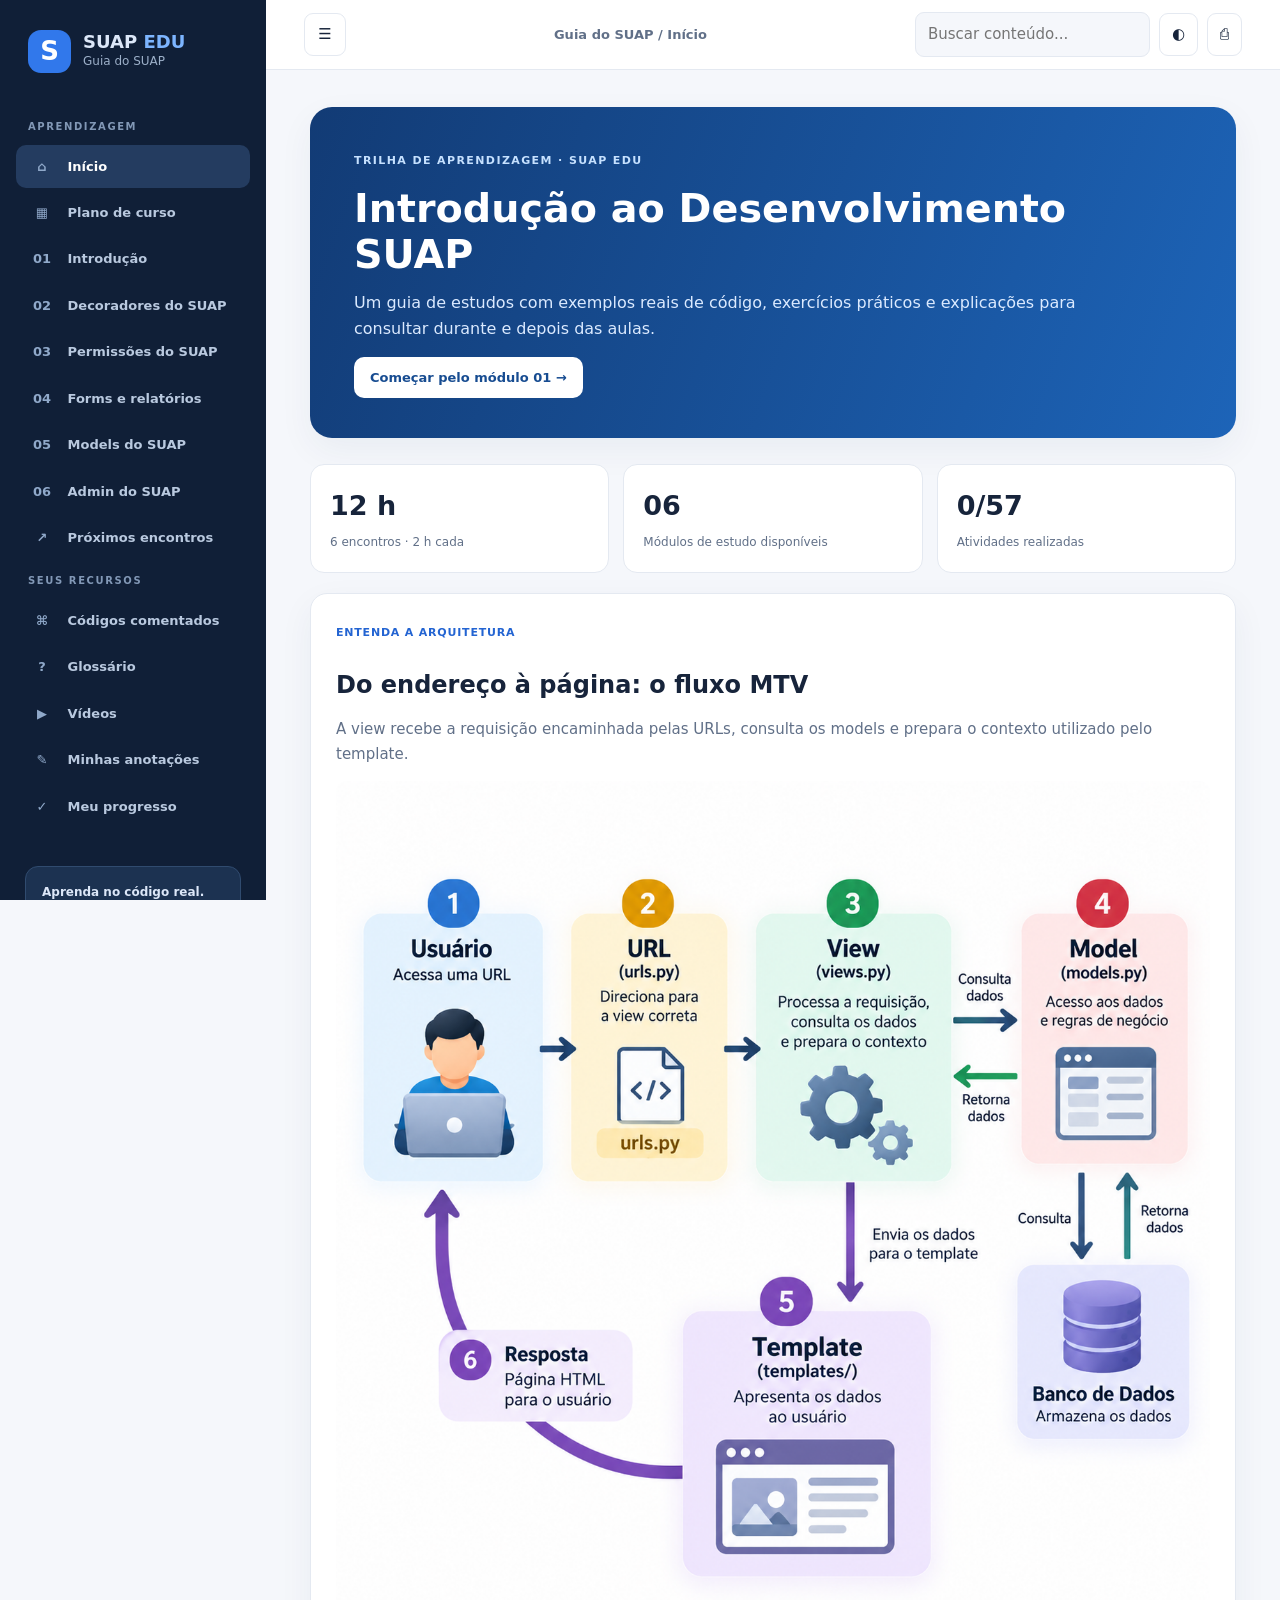
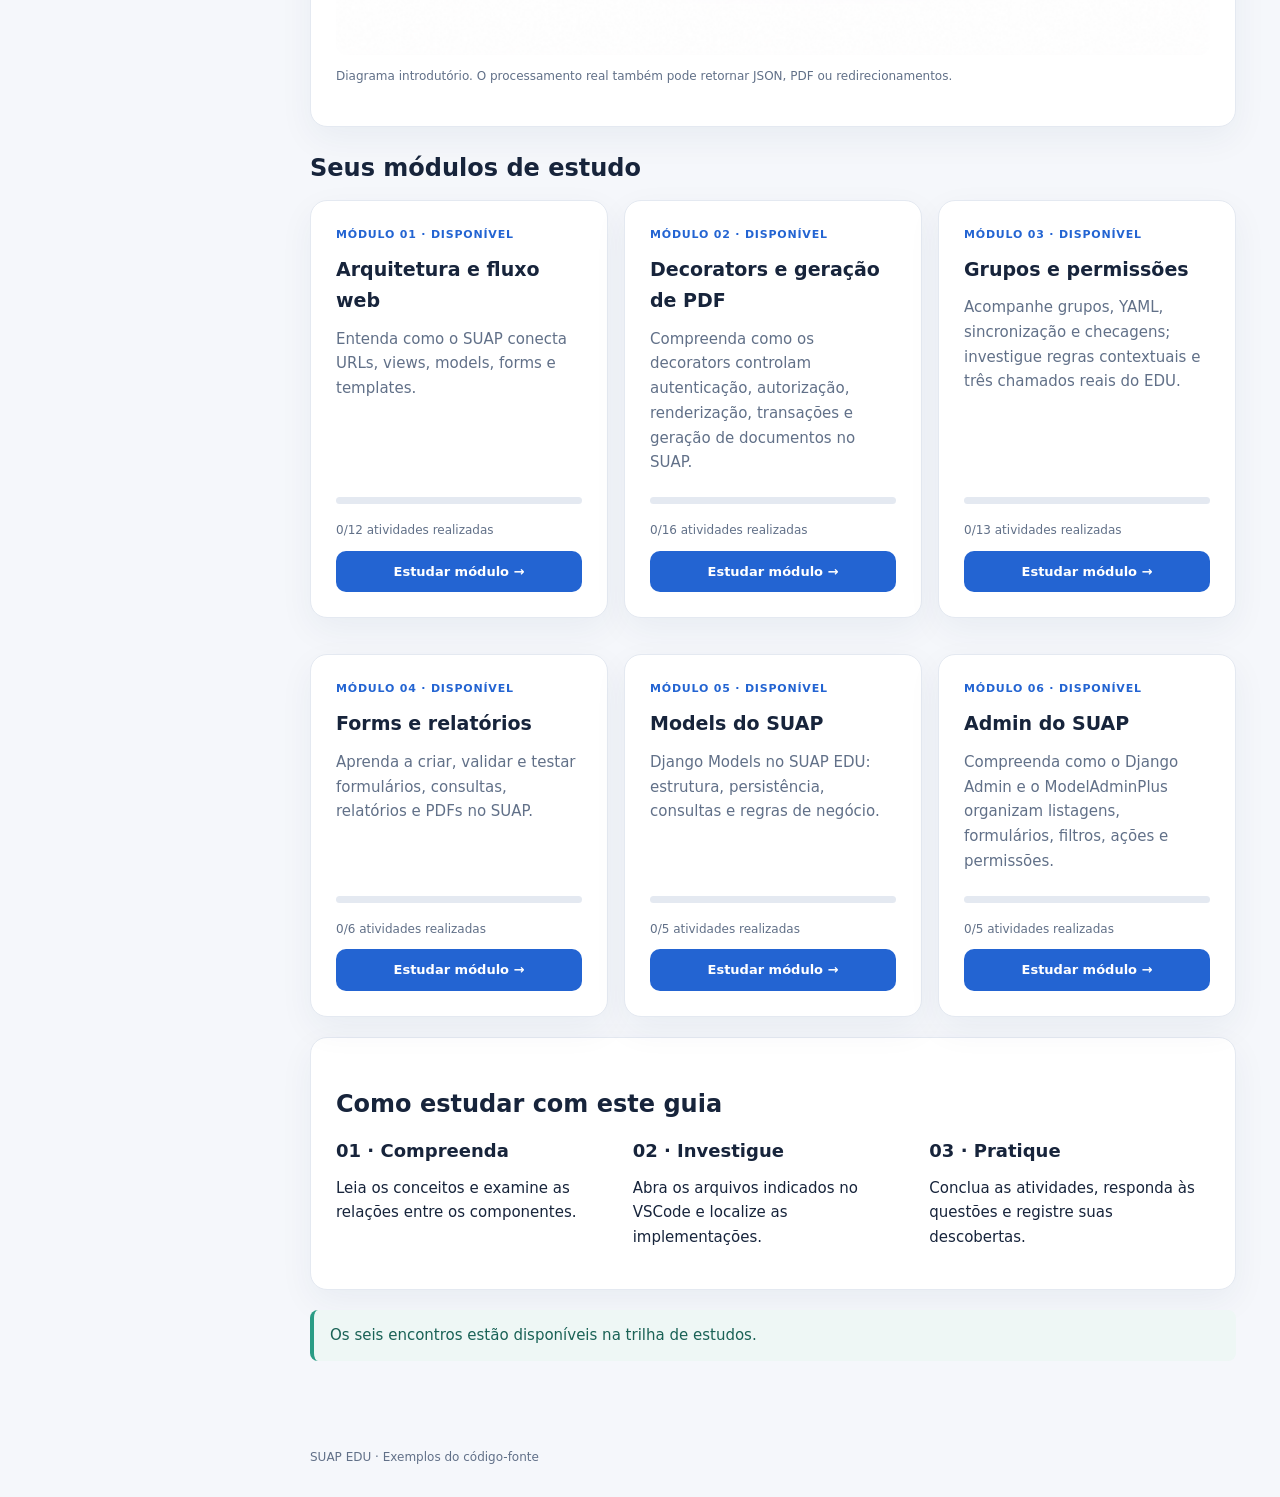
<file: index.html>
<!doctype html>
<html lang="pt-BR">
<head>
  <meta charset="utf-8">
  <meta name="viewport" content="width=device-width, initial-scale=1">
  <title>SUAP EDU | Guia do SUAP</title>
  <link rel="stylesheet" href="style.css">
</head>
<body>
  <div class="shell">
    <aside class="sidebar" id="sidebar">
      <div class="brand">
        <span class="logo">S</span>
        <div>
          <strong>SUAP <em>EDU</em></strong>
          <small>Guia do SUAP</small>
        </div>
      </div>

      <div class="navtitle">APRENDIZAGEM</div>
      <nav id="navigation">
        <button data-page="home" class="active"><span>⌂</span> Início</button>
        <button data-page="plan"><span>▦</span> Plano de curso</button>
        <button data-page="m1"><span>01</span> Introdução</button>
        <button data-page="m2"><span>02</span> Decoradores do SUAP</button>
        <button data-page="m3"><span>03</span> Permissões do SUAP</button>
        <button data-page="m4"><span>04</span> Forms e relatórios</button>
        <button data-page="m5"><span>05</span> Models do SUAP</button>
        <button data-page="m6"><span>06</span> Admin do SUAP</button>
        <button data-page="roadmap"><span>↗</span> Próximos encontros</button>
      </nav>

      <div class="navtitle">SEUS RECURSOS</div>
      <nav>
        <button data-page="library"><span>⌘</span> Códigos comentados</button>
        <button data-page="glossary"><span>?</span> Glossário</button>
        <a class="resource-link" href="videos/videos.html"><span>▶</span> Vídeos</a>
        <button data-page="notes"><span>✎</span> Minhas anotações</button>
        <button data-page="progress"><span>✓</span> Meu progresso</button>
      </nav>

      <div class="sidefoot">
        <strong>Aprenda no código real.</strong>
        <p>Explore, investigue e valide. Exercícios destinados a ambiente de desenvolvimento.</p>
      </div>
    </aside>

    <div class="maincol">
      <header class="topbar">
        <button class="hamburger" id="hamburger" type="button" aria-label="Ocultar navegação" aria-expanded="true" aria-controls="sidebar" title="Ocultar navegação">☰</button>
        <div id="crumb">Trilha / Início</div>
        <div class="actions">
          <input id="search" type="search" placeholder="Buscar conteúdo..." aria-label="Buscar conteúdo">
          <button id="theme" title="Alternar tema" aria-label="Alternar tema">◐</button>
          <button id="print" title="Imprimir" aria-label="Imprimir">⎙</button>
        </div>
      </header>

      <main id="content"></main>
      <footer>SUAP EDU · Exemplos do código-fonte</footer>
    </div>
  </div>

  <script src="dados.js"></script>
  <script src="forms_content.js"></script>
  <script src="models_content.js"></script>
  <script src="admin_content.js"></script>
  <script src="app.js"></script>
</body>
</html>
</file>
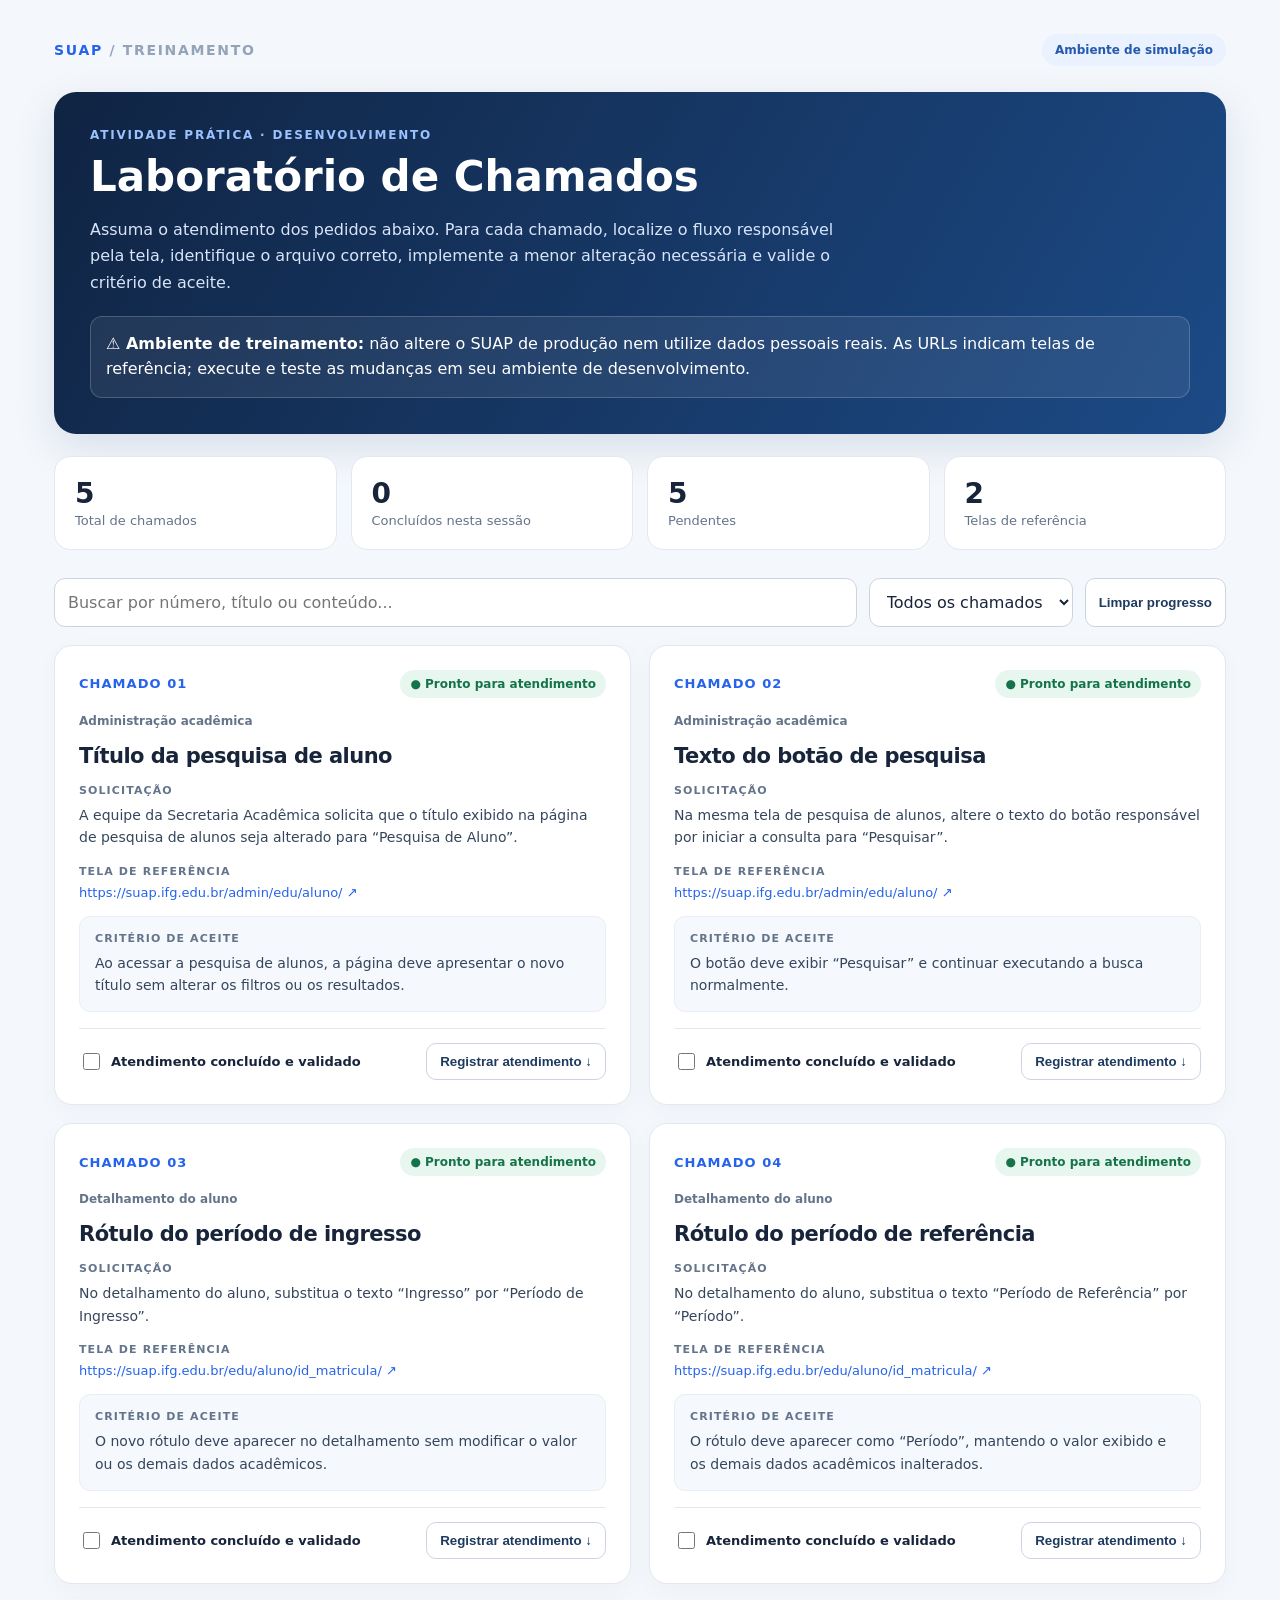
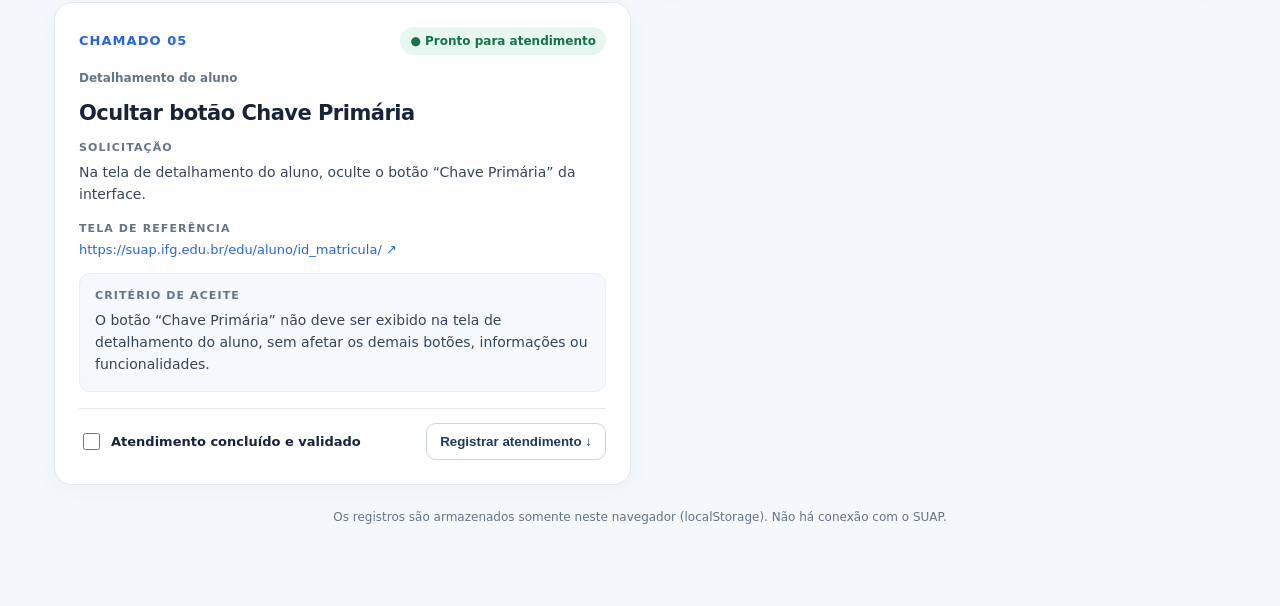
<file: laboratorio_chamados (1).html>
<!DOCTYPE html>
<html lang="pt-BR">
<head>
<meta charset="UTF-8"><meta name="viewport" content="width=device-width, initial-scale=1">
<title>Laboratório de Chamados | SUAP</title>
<style>
:root{font-family:Inter,system-ui,-apple-system,Segoe UI,sans-serif;color:#17243a;background:#f4f7fb;--primary:#2563eb;--border:#e2e8f0}*{box-sizing:border-box}body{margin:0}.shell{max-width:1220px;margin:auto;padding:34px 24px 70px}.top{display:flex;align-items:center;justify-content:space-between;gap:15px;margin-bottom:26px}.brand{font-size:14px;font-weight:800;letter-spacing:.12em;color:#2563eb}.tag{background:#eaf1ff;color:#2559ad;padding:9px 13px;border-radius:20px;font-size:12px;font-weight:700}.hero{background:linear-gradient(120deg,#102443,#1c4a86);border-radius:22px;padding:36px;color:#fff;box-shadow:0 14px 40px #173f7720}.hero h1{font-size:clamp(28px,4vw,42px);margin:10px 0}.hero p{max-width:780px;line-height:1.65;color:#d8e5f9}.eyebrow{font-size:12px;letter-spacing:.15em;font-weight:800;color:#9bc1ff}.notice{margin-top:20px;background:#ffffff12;border:1px solid #ffffff30;border-radius:12px;padding:15px;line-height:1.55}.stats{display:grid;grid-template-columns:repeat(4,1fr);gap:14px;margin:22px 0}.stat{background:#fff;border:1px solid var(--border);border-radius:16px;padding:20px}.stat strong{font-size:28px;display:block}.stat span{color:#64748b;font-size:13px}.toolbar{display:flex;gap:12px;flex-wrap:wrap;margin:28px 0 18px}.toolbar input,.toolbar select{background:white;border:1px solid #cbd5e1;border-radius:11px;padding:13px;font:inherit;color:inherit}.toolbar input{flex:1;min-width:240px}.toolbar select{min-width:180px}.cards{display:grid;grid-template-columns:repeat(2,minmax(0,1fr));gap:18px}.card{background:#fff;border:1px solid var(--border);border-radius:18px;padding:24px;box-shadow:0 7px 25px #1c325608;display:flex;flex-direction:column;gap:16px}.cardhead{display:flex;align-items:center;justify-content:space-between;gap:12px;flex-wrap:wrap}.number{font-weight:800;font-size:13px;color:#2563eb;letter-spacing:.08em}.pill{font-size:12px;font-weight:750;padding:7px 10px;border-radius:20px;background:#e7f7ef;color:#147348}.pill.duplicate{background:#fff0d6;color:#995d05}.category{font-size:12px;color:#64748b;font-weight:700}.card h2{font-size:21px;margin:0;letter-spacing:-.025em}.sectionlabel{font-size:11px;font-weight:850;letter-spacing:.1em;color:#64748b;text-transform:uppercase;margin-bottom:7px}.card p{margin:0;line-height:1.6;color:#35465c;font-size:14px}.link{display:block;overflow-wrap:anywhere;color:#2563eb;font-size:13px;text-decoration:none}.link:hover{text-decoration:underline}.accept{background:#f5f8fc;border-radius:11px;padding:15px;border:1px solid #e8eef6}.footer{margin-top:auto;padding-top:14px;border-top:1px solid var(--border);display:flex;align-items:center;justify-content:space-between;gap:12px;flex-wrap:wrap}.status{display:flex;align-items:center;gap:8px;font-size:13px;font-weight:700}.status input{accent-color:#16a34a;width:17px;height:17px}.btn{border:1px solid #cbd5e1;border-radius:10px;background:white;padding:10px 13px;cursor:pointer;font-weight:700;color:#1e3a5f}.btn:hover{background:#eff6ff}.details{display:none;background:#f8fafc;border:1px solid var(--border);padding:14px;border-radius:12px}.details.open{display:block}.details textarea{width:100%;min-height:88px;resize:vertical;padding:12px;border:1px solid #cbd5e1;border-radius:9px;font:inherit;font-size:13px}.details label{font-size:12px;font-weight:700;display:block;margin-bottom:8px}.hint{font-size:12px;color:#64748b;margin-top:8px}.empty{grid-column:1/-1;text-align:center;padding:50px;color:#64748b}.bottom{margin-top:25px;text-align:center;font-size:12px;color:#64748b}@media(max-width:760px){.cards{grid-template-columns:1fr}.stats{grid-template-columns:repeat(2,1fr)}.hero{padding:26px}.shell{padding:20px 14px 45px}}@media print{.toolbar,.btn,.bottom{display:none}.cards{grid-template-columns:1fr 1fr}.hero{print-color-adjust:exact}.card{break-inside:avoid}}
</style>
</head>
<body><main class="shell"><header class="top"><div class="brand">SUAP <span style="color:#94a3b8">/ TREINAMENTO</span></div><span class="tag">Ambiente de simulação</span></header>
<section class="hero"><div class="eyebrow">ATIVIDADE PRÁTICA · DESENVOLVIMENTO</div><h1>Laboratório de Chamados</h1><p>Assuma o atendimento dos pedidos abaixo. Para cada chamado, localize o fluxo responsável pela tela, identifique o arquivo correto, implemente a menor alteração necessária e valide o critério de aceite.</p><div class="notice"><strong>⚠ Ambiente de treinamento:</strong> não altere o SUAP de produção nem utilize dados pessoais reais. As URLs indicam telas de referência; execute e teste as mudanças em seu ambiente de desenvolvimento.</div></section>
<section class="stats"><div class="stat"><strong id="total">5</strong><span>Total de chamados</span></div><div class="stat"><strong id="completed">0</strong><span>Concluídos nesta sessão</span></div><div class="stat"><strong id="pending">5</strong><span>Pendentes</span></div><div class="stat"><strong>2</strong><span>Telas de referência</span></div></section>
<div class="toolbar"><input id="search" placeholder="Buscar por número, título ou conteúdo..." aria-label="Buscar chamados"><select id="filter" aria-label="Filtrar chamados"><option value="all">Todos os chamados</option><option value="pending">Pendentes</option><option value="done">Concluídos</option></select><button class="btn" id="reset">Limpar progresso</button></div>
<section id="cards" class="cards" aria-live="polite"></section><p class="bottom">Os registros são armazenados somente neste navegador (localStorage). Não há conexão com o SUAP.</p></main>
<script>
const tickets=[{id:1,title:'Título da pesquisa de aluno',category:'Administração acadêmica',request:'A equipe da Secretaria Acadêmica solicita que o título exibido na página de pesquisa de alunos seja alterado para “Pesquisa de Aluno”.',url:'https://suap.ifg.edu.br/admin/edu/aluno/',accept:'Ao acessar a pesquisa de alunos, a página deve apresentar o novo título sem alterar os filtros ou os resultados.'},{id:2,title:'Texto do botão de pesquisa',category:'Administração acadêmica',request:'Na mesma tela de pesquisa de alunos, altere o texto do botão responsável por iniciar a consulta para “Pesquisar”.',url:'https://suap.ifg.edu.br/admin/edu/aluno/',accept:'O botão deve exibir “Pesquisar” e continuar executando a busca normalmente.'},{id:3,title:'Rótulo do período de ingresso',category:'Detalhamento do aluno',request:'No detalhamento do aluno, substitua o texto “Ingresso” por “Período de Ingresso”.',url:'https://suap.ifg.edu.br/edu/aluno/id_matricula/',accept:'O novo rótulo deve aparecer no detalhamento sem modificar o valor ou os demais dados acadêmicos.'},{id:4,title:'Rótulo do período de referência',category:'Detalhamento do aluno',request:'No detalhamento do aluno, substitua o texto “Período de Referência” por “Período”.',url:'https://suap.ifg.edu.br/edu/aluno/id_matricula/',accept:'O rótulo deve aparecer como “Período”, mantendo o valor exibido e os demais dados acadêmicos inalterados.'},{id:5,title:'Ocultar botão Chave Primária',category:'Detalhamento do aluno',request:'Na tela de detalhamento do aluno, oculte o botão “Chave Primária” da interface.',url:'https://suap.ifg.edu.br/edu/aluno/id_matricula/',accept:'O botão “Chave Primária” não deve ser exibido na tela de detalhamento do aluno, sem afetar os demais botões, informações ou funcionalidades.'}];
const key='laboratorio_chamados_v2';let state;try{state=JSON.parse(localStorage.getItem(key))||{}}catch{state={}};const $=s=>document.querySelector(s);function save(){localStorage.setItem(key,JSON.stringify(state))}function escapeHTML(s){return String(s).replace(/[&<>"']/g,c=>({'&':'&amp;','<':'&lt;','>':'&gt;','"':'&quot;',"'":'&#39;'}[c]))}function render(){const done=tickets.filter(t=>state[t.id]?.done).length;$('#completed').textContent=done;$('#pending').textContent=tickets.length-done;const q=$('#search').value.toLowerCase().trim(),f=$('#filter').value;const shown=tickets.filter(t=>{const hit=`${t.id} ${t.title} ${t.category} ${t.request} ${t.accept}`.toLowerCase().includes(q);return hit&&(f==='all'||f==='done'&&state[t.id]?.done||f==='pending'&&!state[t.id]?.done||f==='duplicate'&&t.duplicate)});$('#cards').innerHTML=shown.length?shown.map(t=>`<article class="card"><div class="cardhead"><span class="number">CHAMADO ${String(t.id).padStart(2,'0')}</span><span class="pill ${t.duplicate?'duplicate':''}">${t.duplicate?'⚠ Verificar duplicidade':state[t.id]?.done?'✓ Concluído':'● Pronto para atendimento'}</span></div><div class="category">${escapeHTML(t.category)}</div><h2>${escapeHTML(t.title)}</h2><div><div class="sectionlabel">Solicitação</div><p>${escapeHTML(t.request)}</p></div><div><div class="sectionlabel">Tela de referência</div><a class="link" href="${t.url}" target="_blank" rel="noopener noreferrer">${escapeHTML(t.url)} ↗</a></div><div class="accept"><div class="sectionlabel">Critério de aceite</div><p>${escapeHTML(t.accept)}</p></div><div class="details" id="details-${t.id}"><label for="notes-${t.id}">Registro de atendimento / decisão</label><textarea id="notes-${t.id}" data-notes="${t.id}" placeholder="Arquivo identificado, alteração realizada, validação e observações...">${escapeHTML(state[t.id]?.notes||'')}</textarea><div class="hint">Registre os passos e os resultados da validação.</div></div><div class="footer"><label class="status"><input type="checkbox" data-done="${t.id}" ${state[t.id]?.done?'checked':''}> Atendimento concluído e validado</label><button class="btn" data-toggle="${t.id}" aria-expanded="false">Registrar atendimento ↓</button></div></article>`).join(''):'<div class="empty">Nenhum chamado encontrado para os filtros selecionados.</div>'}
$('#search').addEventListener('input',render);$('#filter').addEventListener('change',render);$('#reset').addEventListener('click',()=>{if(confirm('Deseja apagar as marcações e anotações salvas neste navegador?')){state={};save();render()}});$('#cards').addEventListener('change',e=>{const id=e.target.dataset.done;if(id){state[id]={...state[id],done:e.target.checked};save();render()}});$('#cards').addEventListener('input',e=>{const id=e.target.dataset.notes;if(id){state[id]={...state[id],notes:e.target.value};save()}});$('#cards').addEventListener('click',e=>{const b=e.target.closest('[data-toggle]');if(!b)return;const el=$('#details-'+b.dataset.toggle);const open=el.classList.toggle('open');b.setAttribute('aria-expanded',open);b.textContent=open?'Fechar registro ↑':'Registrar atendimento ↓'});render();
</script></body></html>
</file>
<file: style.css>
﻿:root {
  --bg: #f5f7fb;
  --paper: #fff;
  --ink: #17243b;
  --muted: #617088;
  --line: #e4e9f1;
  --accent: #2364d2;
  --soft: #eaf2ff;
  --green: #07856b;
  --orange: #c2741e;
  --shadow: 0 12px 35px rgba(24, 46, 84, 0.055);
}
* {
  box-sizing: border-box;
}
html {
  scroll-behavior: smooth;
}
body {
  margin: 0;
  font:
    15px/1.65 Inter,
    system-ui,
    -apple-system,
    "Segoe UI",
    sans-serif;
  background: var(--bg);
  color: var(--ink);
}
button,
input,
textarea {
  font: inherit;
}
button {
  cursor: pointer;
}
a {
  color: var(--accent);
}
.shell {
  display: flex;
  min-height: 100vh;
}
.sidebar {
  width: 266px;
  flex-shrink: 0;
  background: #101f37;
  color: #dce7f8;
  padding: 28px 16px;
  position: sticky;
  top: 0;
  height: 100vh;
  overflow: auto;
  transition: width 0.22s ease, padding 0.22s ease;
}
.brand {
  display: flex;
  gap: 12px;
  align-items: center;
  padding: 2px 12px 32px;
}
.logo {
  display: grid;
  place-items: center;
  width: 43px;
  height: 43px;
  border-radius: 13px;
  background: #3178eb;
  color: white;
  font-size: 26px;
  font-weight: 800;
}
.brand strong {
  display: block;
  font-size: 18px;
  line-height: 1.2;
}
.brand em {
  font-style: normal;
  color: #7db5ff;
}
.brand small {
  display: block;
  color: #9db0c9;
  font-size: 12px;
}
.navtitle {
  font-size: 10px;
  letter-spacing: 1.6px;
  font-weight: 800;
  color: #8298b6;
  margin: 14px 12px 9px;
}
.sidebar nav {
  display: grid;
  gap: 3px;
}
.sidebar nav button {
  width: 100%;
  border: 0;
  background: transparent;
  color: #b9c9df;
  text-align: left;
  padding: 11px 12px;
  border-radius: 10px;
  font-size: 13px;
  font-weight: 550;
}
.sidebar nav button span {
  display: inline-grid;
  place-items: center;
  width: 28px;
  margin-right: 7px;
  color: #90a9ca;
  font-weight: 800;
}
.sidebar nav button:hover,
.sidebar nav button.active {
  background: #243c60;
  color: white;
}
.sidefoot {
  margin: 38px 9px 10px;
  padding: 16px;
  background: #1c3251;
  border: 1px solid #304b6f;
  border-radius: 13px;
  font-size: 12px;
}
.sidefoot p {
  margin: 4px 0 0;
  color: #b6c9df;
}
.maincol {
  flex: 1;
  min-width: 0;
}
.topbar {
  position: sticky;
  top: 0;
  z-index: 10;
  height: 70px;
  display: flex;
  align-items: center;
  justify-content: space-between;
  gap: 12px;
  padding: 0 38px;
  background: var(--paper);
  border-bottom: 1px solid var(--line);
}
#crumb {
  font-size: 13px;
  color: var(--muted);
  font-weight: 600;
}
.actions {
  display: flex;
  gap: 9px;
  align-items: center;
}
.actions input {
  width: 235px;
  border: 1px solid var(--line);
  background: var(--bg);
  border-radius: 9px;
  padding: 9px 12px;
  color: var(--ink);
}
.actions button,
.hamburger {
  border: 1px solid var(--line);
  border-radius: 9px;
  background: var(--paper);
  padding: 8px 12px;
  color: var(--ink);
}
.hamburger {
  display: inline-grid;
  place-items: center;
  min-width: 42px;
}
main {
  max-width: 1170px;
  margin: 0 auto;
  padding: 37px 44px 70px;
}
footer {
  max-width: 1170px;
  margin: auto;
  padding: 0 44px 30px;
  color: var(--muted);
  font-size: 12px;
}
.eyebrow {
  font-size: 11px;
  letter-spacing: 1.4px;
  font-weight: 850;
  color: var(--accent);
  text-transform: uppercase;
}
.hero {
  background: linear-gradient(110deg, #123b75, #1d64b8);
  color: white;
  padding: 40px 44px;
  border-radius: 22px;
  box-shadow: var(--shadow);
  margin-bottom: 26px;
}
.hero .eyebrow {
  color: #c6e1ff;
}
.hero h1 {
  color: white;
  font-size: clamp(29px, 3.1vw, 42px);
  line-height: 1.16;
  max-width: 770px;
  margin: 13px 0;
}
.hero p {
  color: #dbeaff;
  max-width: 780px;
  font-size: 16px;
}
.hero .btn {
  background: white;
  color: #174c91;
}
.grid3 {
  display: grid;
  grid-template-columns: repeat(3, minmax(0, 1fr));
  gap: 16px;
}
.grid2 {
  display: grid;
  grid-template-columns: repeat(2, minmax(0, 1fr));
  gap: 16px;
}
.panel,
.modulecard,
.lesson,
.codepanel,
.question,
.note-card {
  background: var(--paper);
  border: 1px solid var(--line);
  border-radius: 17px;
  padding: 25px;
  box-shadow: var(--shadow);
  margin-bottom: 20px;
}
.modulecard {
  display: flex;
  flex-direction: column;
  gap: 10px;
}
.modulecard h3 {
  margin: 0;
  font-size: 19px;
}
.modulecard p {
  color: var(--muted);
  margin: 0;
  flex: 1;
}
.tag {
  font-size: 11px;
  font-weight: 850;
  color: var(--accent);
  letter-spacing: 0.8px;
}
.muted {
  color: var(--muted);
}
h1 {
  font-size: 35px;
  line-height: 1.2;
  margin: 12px 0 14px;
}
h2 {
  font-size: 24px;
  line-height: 1.3;
  margin: 26px 0 16px;
}
h3 {
  font-size: 18px;
  margin: 0 0 10px;
}
p {
  margin: 8px 0 14px;
}
.btn {
  border: 0;
  border-radius: 10px;
  background: var(--accent);
  color: white;
  padding: 10px 16px;
  font-weight: 750;
  font-size: 13px;
}
.btn.secondary {
  background: var(--soft);
  color: var(--accent);
}
.btn.ghost {
  background: transparent;
  border: 1px solid var(--line);
  color: var(--ink);
}
.btn:hover {
  filter: brightness(0.95);
}
.bar {
  height: 7px;
  background: var(--line);
  border-radius: 99px;
  overflow: hidden;
  margin: 12px 0 7px;
}
.bar > div {
  height: 100%;
  background: #28a78e;
  transition: width 0.2s;
}
.stats {
  display: grid;
  grid-template-columns: repeat(3, 1fr);
  gap: 14px;
  margin: 20px 0;
}
.stat {
  background: var(--paper);
  border: 1px solid var(--line);
  border-radius: 14px;
  padding: 19px;
}
.stat strong {
  display: block;
  font-size: 27px;
}
.stat span {
  font-size: 12px;
  color: var(--muted);
}
.diagram {
  display: block;
  width: 100%;
  max-width: 960px;
  margin: 12px auto;
  border-radius: 12px;
}
.sectionhead {
  margin: 12px 0 22px;
}
.sectionhead p {
  max-width: 790px;
  color: var(--muted);
}
.lesson {
  padding: 27px;
}
.lesson h2 {
  margin-top: 0;
}
.lesson ul,
.lesson ol {
  padding-left: 24px;
}
.lesson li {
  margin: 8px 0;
}
.tip {
  background: #eef7f5;
  border-left: 4px solid #2a9c85;
  border-radius: 8px;
  padding: 13px 16px;
  margin: 17px 0;
  color: #1a6256;
}
.warn {
  background: #fff6e8;
  border-left: 4px solid #e3a03c;
  border-radius: 8px;
  padding: 13px 16px;
  margin: 17px 0;
  color: #86510f;
}
.fileline {
  font-size: 12px;
  color: var(--muted);
  margin: 6px 0 13px;
  overflow-wrap: anywhere;
}
.codebar {
  display: flex;
  gap: 9px;
  justify-content: space-between;
  align-items: center;
  flex-wrap: wrap;
}
.codebar .buttons {
  display: flex;
  gap: 8px;
  flex-wrap: wrap;
}
.codebar button {
  border: 1px solid var(--line);
  background: var(--paper);
  color: var(--ink);
  padding: 7px 10px;
  border-radius: 8px;
  font-size: 12px;
}
.codebox {
  background: #111c2e;
  color: #e3edff;
  border-radius: 12px;
  overflow: auto;
  margin: 13px 0 0;
  max-height: 510px;
  padding: 15px 0;
  font:
    12px/1.65 "Cascadia Code",
    Consolas,
    monospace;
  white-space: pre;
  tab-size: 4;
}
.codebox .ln {
  display: inline-block;
  min-width: 45px;
  text-align: right;
  padding-right: 13px;
  margin-right: 14px;
  color: #667b9b;
  border-right: 1px solid #33435a;
  user-select: none;
}
.codebox .comment {
  color: #91c3a7;
}
.codebox.no-comments .comment {
  display: none;
}
.codebox .line {
  display: block;
  padding-right: 18px;
}
.codebox .line:hover {
  background: #20334d;
}
.task {
  display: flex;
  align-items: flex-start;
  gap: 10px;
  margin: 12px 0;
  padding: 11px 12px;
  border: 1px solid var(--line);
  border-radius: 10px;
}
.task input {
  margin-top: 5px;
  accent-color: var(--accent);
}
.question {
  margin-top: 14px;
}
.question h3 {
  font-size: 15px;
}
.question label {
  display: block;
  padding: 8px 11px;
  margin: 6px 0;
  border: 1px solid var(--line);
  border-radius: 9px;
  cursor: pointer;
}
.question label:hover {
  background: var(--soft);
}
.feedback {
  margin-top: 12px;
  padding: 12px;
  border-radius: 9px;
  background: var(--soft);
  color: var(--ink);
}
.feedback.correct {
  background: #e6f6ef;
  color: #086b50;
}
.tabs {
  display: flex;
  gap: 9px;
  flex-wrap: wrap;
  margin: 18px 0;
}
.tabs button {
  border: 1px solid var(--line);
  background: var(--paper);
  color: var(--ink);
  border-radius: 9px;
  padding: 9px 13px;
}
.tabs button.selected {
  background: var(--accent);
  color: white;
}
.tablewrap {
  overflow-x: auto;
}
table {
  width: 100%;
  border-collapse: collapse;
  font-size: 14px;
}
th,
td {
  padding: 13px;
  border-bottom: 1px solid var(--line);
  text-align: left;
}
th {
  background: var(--bg);
}
textarea {
  width: 100%;
  min-height: 190px;
  resize: vertical;
  background: var(--paper);
  border: 1px solid var(--line);
  border-radius: 11px;
  color: var(--ink);
  padding: 15px;
}
code {
  font-family: Consolas, monospace;
  font-size: 0.93em;
  background: var(--soft);
  padding: 2px 5px;
  border-radius: 4px;
}
pre code {
  background: none;
}
.small {
  font-size: 12px;
}
.divider {
  height: 1px;
  background: var(--line);
  margin: 20px 0;
}
.result {
  padding: 14px 18px;
  border: 1px solid var(--line);
  background: var(--paper);
  border-radius: 12px;
  margin: 9px 0;
}
.result button {
  border: 0;
  background: none;
  text-align: left;
  color: var(--accent);
  font-weight: 750;
}
.empty {
  padding: 20px;
  color: var(--muted);
}
body.dark {
  --bg: #101826;
  --paper: #1b2738;
  --ink: #e9f1ff;
  --muted: #a5b5ca;
  --line: #354459;
  --accent: #87b5ff;
  --soft: #263d5b;
  --shadow: none;
}
body.dark .tip {
  background: #193b35;
  color: #a9f1da;
}
body.dark .warn {
  background: #4d3820;
  color: #ffdca7;
}

@media (min-width: 761px) {
  .sidebar-collapsed .sidebar {
    width: 0 !important;
    padding-left: 0;
    padding-right: 0;
    overflow: hidden;
  }
  .sidebar-collapsed .sidebar > * {
    opacity: 0;
    pointer-events: none;
  }
}
@media (max-width: 1000px) {
  .grid3 {
    grid-template-columns: 1fr 1fr;
  }
  .sidebar {
    width: 240px;
  }
  main {
    padding: 30px 25px;
  }
  .topbar {
    padding: 0 25px;
  }
}
@media (max-width: 760px) {
  .sidebar {
    position: fixed;
    left: -275px;
    z-index: 30;
    transition: left 0.2s;
    width: 265px;
  }
  .sidebar.open {
    left: 0;
  }
  .hamburger {
    display: block;
  }
  .topbar {
    padding: 0 14px;
  }
  .actions input {
    width: 125px;
  }
  .grid3,
  .grid2,
  .stats {
    grid-template-columns: 1fr;
  }
  .hero {
    padding: 27px;
  }
  main {
    padding: 20px 15px;
  }
  .panel,
  .modulecard,
  .lesson {
    padding: 20px;
  }
  footer {
    padding: 15px;
  }
}

/* Ajustes de leitura em telas estreitas */
main,
.panel,
.modulecard,
.lesson,
.codepanel,
.question,
.note-card,
.ticket-card {
  min-width: 0;
}
img,
svg,
video {
  max-width: 100%;
  height: auto;
}
#crumb {
  min-width: 0;
  overflow: hidden;
  text-overflow: ellipsis;
  white-space: nowrap;
}
.actions {
  min-width: 0;
  flex-shrink: 1;
}
.actions input {
  min-width: 0;
  max-width: 235px;
}
.codebar h3,
.codebar .tag {
  min-width: 0;
  overflow-wrap: anywhere;
}
.ticket-block code {
  overflow-wrap: anywhere;
  word-break: break-word;
}
@media (max-width: 760px) {
  .topbar {
    gap: 8px;
  }
  .actions {
    gap: 5px;
  }
  .actions input {
    width: min(125px, 30vw);
  }
  .actions button {
    padding: 8px 9px;
  }
  .hero h1 {
    font-size: clamp(26px, 8vw, 36px);
  }
  .panel,
  .modulecard,
  .lesson,
  .codepanel,
  .question,
  .note-card {
    overflow: hidden;
  }
  th,
  td {
    padding: 10px;
  }
}
.sidebar nav .resource-link {
  display: block;
  width: 100%;
  border: 0;
  background: transparent;
  color: #b9c9df;
  text-align: left;
  padding: 11px 12px;
  border-radius: 10px;
  font-size: 13px;
  font-weight: 550;
  text-decoration: none;
}
.sidebar nav .resource-link span {
  display: inline-grid;
  place-items: center;
  width: 28px;
  margin-right: 7px;
  color: #90a9ca;
  font-weight: 800;
}
.sidebar nav .resource-link:hover {
  background: #243c60;
  color: white;
}

.glossary-guide{margin-bottom:24px}.glossary-flow{display:flex;flex-wrap:wrap;align-items:center;gap:10px;margin-top:18px;color:var(--accent);font-weight:750}.glossary-flow span{padding:9px 12px;background:var(--soft);border:1px solid #cfe0ff;border-radius:999px}.glossary-flow b{color:var(--muted)}.glossary-section{margin:28px 0}.glossary-section>h2{margin-bottom:12px}.glossary-grid{display:grid;grid-template-columns:repeat(2,minmax(0,1fr));gap:12px}.glossary-item{background:var(--paper);border:1px solid var(--line);border-radius:12px;box-shadow:var(--shadow);overflow:hidden}.glossary-item summary{display:flex;justify-content:space-between;align-items:center;gap:12px;padding:15px 17px;cursor:pointer;list-style:none;font-weight:750;color:var(--ink)}.glossary-item summary::-webkit-details-marker{display:none}.glossary-item summary::after{content:"+";color:var(--accent);font-size:20px;line-height:1}.glossary-item[open] summary::after{content:"−"}.glossary-item summary small{margin-left:auto;color:var(--muted);font-size:11px;font-weight:650;text-transform:uppercase;letter-spacing:.06em}.glossary-body{padding:0 17px 16px;border-top:1px solid var(--line);color:var(--muted);line-height:1.65}.glossary-body p{margin:13px 0 0}.glossary-body strong{color:var(--ink)}.glossary-body code{display:block;margin-top:5px;padding:9px 11px;overflow:auto;background:#f3f6fb;border-radius:8px;color:var(--ink);font-size:12px;white-space:pre-wrap;word-break:break-word}@media(max-width:760px){.glossary-grid{grid-template-columns:1fr}.glossary-flow{gap:7px}.glossary-flow b{display:none}.glossary-flow span{font-size:12px}}
.flow{display:grid;justify-items:center;gap:5px;margin:18px 0;padding:16px;background:var(--soft);border:1px solid var(--line);border-radius:12px;color:var(--accent);font-weight:700}.flow div:nth-child(odd){padding:8px 14px;background:var(--paper);border-radius:8px;text-align:center}.flow div:nth-child(even){color:var(--muted)}

.permission-flow{display:flex;flex-direction:column;align-items:center;gap:8px;margin:22px 0;padding:20px 16px;background:linear-gradient(180deg,#f4f8ff 0%,#eef3fb 100%);border:1px solid #cddcf2;border-radius:16px}.permission-step{display:grid;grid-template-columns:34px minmax(0,1fr);column-gap:10px;align-items:center;width:min(100%,410px);padding:12px 16px;background:var(--paper);border:1px solid #cbd8ea;border-radius:12px;box-shadow:0 4px 12px rgba(27,55,93,.08);color:var(--ink)}.permission-step strong{font-size:14px}.permission-step small{grid-column:2;color:var(--muted);font-size:11px;font-weight:500}.permission-number{display:grid;place-items:center;grid-row:1 / span 2;width:28px;height:28px;border-radius:50%;background:#dce9ff;color:var(--accent);font-size:13px;font-weight:800}.permission-arrow{height:20px;color:var(--accent);font-size:22px;font-weight:800;line-height:20px}.permission-source{border-color:#9ec1f1}.permission-process{border-color:#8fd1c2}.permission-process .permission-number{background:#d9f4eb;color:#08785f}.permission-database{border-color:#c8afe8}.permission-database .permission-number{background:#eee3ff;color:#7040a8}.permission-check{border-color:#f0bf82}.permission-check .permission-number{background:#fff0d8;color:#a85b00}@media(max-width:560px){.permission-flow{padding:16px 10px}.permission-step{width:100%;padding:11px 12px}}
.permission-flow-compact{padding:16px 12px}.permission-flow-compact .permission-step{max-width:460px}

.forms-content{max-width:1100px}.forms-content>h1{margin-top:0}.forms-content h2{margin-top:34px;padding-top:12px;border-top:1px solid var(--line)}.forms-content h3{margin-top:26px}.forms-content h4,.forms-content h5,.forms-content h6{margin-top:20px}.forms-content .form-code{margin:18px 0;border:1px solid var(--line);border-radius:12px;overflow:hidden;background:var(--paper);box-shadow:var(--shadow)}.forms-content .form-code .codebar{margin:0;border:0;border-bottom:1px solid var(--line);border-radius:0;background:var(--soft);padding:9px 12px}.forms-content .form-code .codebox{margin:0;border:0;border-radius:0;max-height:560px;overflow:auto}.forms-content .form-code .buttons{display:flex;gap:8px;flex-wrap:wrap}.forms-content .form-code .btn{padding:7px 10px;font-size:12px}.forms-content .form-code.form-diagram .codebox{background:#f7faff;color:#16375f;text-align:left}.forms-content .code-comment{display:inline}.forms-content .form-code.no-comments .code-comment{display:none}.forms-content .tablewrap{margin:16px 0;overflow-x:auto}.forms-content table{min-width:640px}.forms-content blockquote{margin:18px 0;padding:12px 16px;border-left:4px solid var(--accent);background:var(--soft);color:var(--muted)}.forms-content a{color:var(--accent)}@media(max-width:760px){.forms-content .form-code .codebar{align-items:flex-start;gap:8px}.forms-content .form-code .buttons{width:100%}.forms-content .form-code .codebox{font-size:12px}.forms-content table{min-width:540px}}

.visual-flow{display:flex;flex-direction:column;align-items:center;gap:8px;margin:18px 0;padding:22px 16px;background:linear-gradient(180deg,#f5f9ff,#edf3fb);border:1px solid #cddcf2;border-radius:16px}.visual-flow-node{width:min(100%,540px);padding:13px 18px;background:var(--paper);border:1px solid #b9cce5;border-radius:12px;box-shadow:0 4px 12px rgba(27,55,93,.08);color:var(--ink);font-weight:650;text-align:center;line-height:1.45}.visual-flow-node:nth-of-type(4n+1){border-color:#9ec1f1}.visual-flow-node:nth-of-type(4n+5){border-color:#8fd1c2}.visual-flow-arrow{height:22px;color:var(--accent);font-size:22px;font-weight:800;line-height:22px}.diagram-source{width:min(100%,540px);margin-top:6px;color:var(--muted);font-size:12px}.diagram-source summary{cursor:pointer;text-align:center;padding:6px}.visual-diagram>.diagram-source .form-code{margin-top:8px}.visual-diagram>.diagram-source .codebar{display:none}@media(max-width:560px){.visual-flow{padding:16px 10px}.visual-flow-node{padding:11px 12px;font-size:13px}}
.models-content{max-width:1100px}.models-content>h1{margin-top:0}.models-content h2{margin-top:34px;padding-top:12px;border-top:1px solid var(--line)}.models-content h3{margin-top:26px}.models-content h4,.models-content h5,.models-content h6{margin-top:20px}.models-content .form-code{margin:18px 0;border:1px solid var(--line);border-radius:12px;overflow:hidden;background:var(--paper);box-shadow:var(--shadow)}.models-content .form-code .codebar{margin:0;border:0;border-bottom:1px solid var(--line);border-radius:0;background:var(--soft);padding:9px 12px}.models-content .form-code .codebox{margin:0;border:0;border-radius:0;max-height:560px;overflow:auto}.models-content .form-code .buttons{display:flex;gap:8px;flex-wrap:wrap}.models-content .form-code .btn{padding:7px 10px;font-size:12px}.models-content .code-comment{display:inline}.models-content .form-code.no-comments .code-comment{display:none}.models-content .tablewrap{margin:16px 0;overflow-x:auto}.models-content table{min-width:640px}.models-content blockquote{margin:18px 0;padding:12px 16px;border-left:4px solid var(--accent);background:var(--soft);color:var(--muted)}.models-content a{color:var(--accent)}@media(max-width:760px){.models-content .form-code .codebar{align-items:flex-start;gap:8px}.models-content .form-code .buttons{width:100%}.models-content .form-code .codebox{font-size:12px}.models-content table{min-width:540px}}

/* Componentes visuais específicos dos Models. Os fluxos textuais são
   convertidos em .visual-diagram pelo app.js e mantêm a fonte acessível. */
.models-content .tablewrap {
  margin: 22px 0 28px;
  overflow-x: auto;
  border: 1px solid #d9e3f0;
  border-radius: 14px;
  background: var(--paper);
  box-shadow: 0 7px 20px rgba(30, 63, 104, .08);
  -webkit-overflow-scrolling: touch;
}
.models-content table {
  width: 100%;
  min-width: 680px;
  border-collapse: separate;
  border-spacing: 0;
  font-size: 14px;
  line-height: 1.5;
}
.models-content thead th {
  position: sticky;
  top: 0;
  z-index: 1;
  padding: 14px 16px;
  border: 0;
  border-bottom: 2px solid #b9cde7;
  background: linear-gradient(135deg, #eaf2fc, #dceafa);
  color: #173b67;
  font-size: 12px;
  font-weight: 750;
  letter-spacing: .035em;
  text-transform: uppercase;
  vertical-align: middle;
}
.models-content tbody td {
  padding: 14px 16px;
  border: 0;
  border-bottom: 1px solid #e7edf5;
  color: var(--ink);
  vertical-align: top;
}
.models-content tbody tr:nth-child(even) td { background: #f8fbff; }
.models-content tbody tr:hover td { background: #edf6ff; }
.models-content tbody tr:last-child td { border-bottom: 0; }
.models-content tbody td:first-child { color: #234f82; font-weight: 650; }
.models-content tbody td code,
.models-content thead th code { white-space: nowrap; }
.models-content blockquote {
  position: relative;
  margin: 22px 0;
  padding: 15px 18px 15px 44px;
  border: 1px solid #cbdcf0;
  border-left: 4px solid var(--accent);
  border-radius: 12px;
  background: linear-gradient(135deg, #f7faff, #eef5fd);
  color: var(--ink);
}
.models-content blockquote::before {
  content: "i";
  position: absolute;
  left: 15px;
  top: 15px;
  display: grid;
  place-items: center;
  width: 20px;
  height: 20px;
  border-radius: 50%;
  background: #dce9ff;
  color: var(--accent);
  font-size: 12px;
  font-weight: 800;
}
.models-content .visual-diagram {
  overflow: visible;
  border-color: #c4d8ee;
  background: transparent;
  box-shadow: none;
}
.models-content .visual-diagram > .visual-flow {
  margin: 0;
  border-color: #cbdcf0;
  background: linear-gradient(180deg, #f5f9ff, #edf4fb);
}
.models-content .visual-diagram > .diagram-source {
  width: 100%;
  padding: 0 10px 10px;
}
.models-content .visual-diagram > .diagram-source summary {
  color: var(--accent);
  font-weight: 700;
}
/* O diagrama pode ser expandido sem perder os controles do código original. */
.models-content .visual-diagram > .diagram-source .codebar { display: flex; }
.models-content .visual-diagram > .diagram-source .form-code { box-shadow: none; }
.models-module-nav {
  display: flex;
  justify-content: space-between;
  gap: 12px;
  margin: 0 0 22px;
  padding: 14px 0;
  border-bottom: 1px solid var(--line);
}
.models-module-nav .btn { min-width: 0; }
@media (max-width: 760px) {
  .models-content .tablewrap { margin: 18px -4px 24px; border-radius: 11px; }
  .models-content table { min-width: 590px; font-size: 13px; }
  .models-content thead th,
  .models-content tbody td { padding: 11px 12px; }
  .models-content .form-code .codebar { align-items: flex-start; gap: 8px; }
  .models-content .form-code .buttons { width: 100%; }
  .models-content .visual-diagram > .diagram-source { padding-inline: 0; }
  .models-module-nav { flex-direction: column; }
  .models-module-nav .btn { width: 100%; }
}

.forms-content .tablewrap {
  margin: 22px 0 28px;
  overflow-x: auto;
  border: 1px solid #d9e3f0;
  border-radius: 14px;
  background: var(--paper);
  box-shadow: 0 7px 20px rgba(30, 63, 104, 0.08);
  -webkit-overflow-scrolling: touch;
}
.forms-index {
  margin: 22px 0 26px;
  padding: 20px 22px;
  border: 1px solid #d9e3f0;
  border-radius: 14px;
  background: linear-gradient(135deg, #f7faff, #eef5fd);
  box-shadow: 0 7px 20px rgba(30, 63, 104, 0.07);
}
.forms-index h2 { margin: 0 0 6px; color: #173b67; }
.forms-index p { margin: 0 0 14px; color: var(--muted); }
.forms-index-grid {
  display: grid;
  grid-template-columns: repeat(2, minmax(0, 1fr));
  gap: 9px 12px;
}
.forms-index-grid a {
  display: block;
  padding: 11px 13px;
  border: 1px solid #d4e1f1;
  border-radius: 10px;
  background: var(--paper);
  color: var(--ink);
  text-decoration: none;
  transition: border-color .18s ease, background .18s ease, transform .18s ease;
}
.forms-index-grid a strong { margin-right: 5px; color: var(--accent); }
.forms-index-grid a:hover { border-color: #8eb2df; background: #fff; transform: translateY(-1px); }
@media (max-width: 620px) { .forms-index-grid { grid-template-columns: 1fr; } .forms-index { padding: 17px 16px; } }
.forms-content table {
  width: 100%;
  min-width: 680px;
  border-collapse: separate;
  border-spacing: 0;
  font-size: 14px;
  line-height: 1.5;
}
.forms-content thead th {
  position: sticky;
  top: 0;
  z-index: 1;
  padding: 14px 16px;
  border: 0;
  border-bottom: 2px solid #b9cde7;
  background: linear-gradient(135deg, #eaf2fc, #dceafa);
  color: #173b67;
  font-size: 12px;
  font-weight: 750;
  letter-spacing: 0.035em;
  text-transform: uppercase;
  vertical-align: middle;
}
.forms-content tbody td {
  padding: 14px 16px;
  border: 0;
  border-bottom: 1px solid #e7edf5;
  color: var(--ink);
  vertical-align: top;
}
.forms-content tbody tr:nth-child(even) td { background: #f8fbff; }
.forms-content tbody tr:hover td { background: #edf6ff; }
.forms-content tbody tr:last-child td { border-bottom: 0; }
.forms-content tbody td:first-child { color: #234f82; font-weight: 650; }
.forms-content tbody td code,
.forms-content thead th code { white-space: nowrap; }
@media (max-width: 760px) {
  .forms-content .tablewrap { margin: 18px -4px 24px; border-radius: 11px; }
  .forms-content table { min-width: 590px; font-size: 13px; }
  .forms-content thead th,
  .forms-content tbody td { padding: 11px 12px; }
}

.reading-layout {
  display: grid;
  grid-template-columns: minmax(0, 1fr) 240px;
  gap: 28px;
  align-items: start;
}
.reading-main { min-width: 0; }
.right-toc {
  position: sticky;
  top: 88px;
  max-height: calc(100vh - 108px);
  overflow-y: auto;
  padding: 16px 14px;
  border: 1px solid var(--line);
  border-radius: 12px;
  background: var(--paper);
  box-shadow: var(--shadow);
}
.right-toc h2 {
  margin: 0 0 10px;
  font-size: 14px;
  color: var(--ink);
}
.right-toc nav { display: grid; gap: 2px; }
.right-toc-link {
  display: block;
  border-left: 3px solid transparent;
  padding: 6px 8px;
  color: var(--muted);
  font-size: 12px;
  line-height: 1.35;
  text-decoration: none;
}
.right-toc-link.secondary { padding-left: 18px; font-size: 11px; }
.right-toc-link.tertiary { padding-left: 28px; font-size: 11px; }
.right-toc-link:hover,
.right-toc-link.active {
  border-left-color: var(--accent);
  background: var(--soft);
  color: var(--accent);
  font-weight: 700;
}
@media (max-width: 1180px) {
  .reading-layout { display: block; }
  .right-toc { display: none; }
}

.toc-float { display: none; }
@media (max-width: 1180px) {
  .toc-float {
    display: inline-flex;
    position: fixed;
    right: 18px;
    bottom: 18px;
    z-index: 25;
    border: 1px solid var(--accent);
    border-radius: 999px;
    padding: 10px 15px;
    background: var(--accent);
    color: #fff;
    box-shadow: 0 8px 24px rgba(20, 54, 105, 0.25);
    font-size: 13px;
    font-weight: 700;
  }
  .right-toc { display: none; }
  .right-toc.mobile-open {
    display: block;
    position: fixed;
    right: 16px;
    bottom: 70px;
    z-index: 24;
    width: min(320px, calc(100vw - 32px));
    max-height: min(70vh, 520px);
  }
}

/* Componentes visuais do encontro de Admin */
.admin-content {
  max-width: 1100px;
  color: var(--ink);
}
.admin-content > h1 {
  margin-top: 0;
  color: var(--ink);
}
.admin-content h2 {
  margin-top: 36px;
  padding: 14px 16px 10px;
  border-top: 1px solid var(--line);
  border-left: 4px solid #4778b8;
  background: linear-gradient(90deg, #f4f8fd, transparent);
  scroll-margin-top: 24px;
}
.admin-content h3 {
  margin-top: 28px;
  color: #244d7d;
  scroll-margin-top: 24px;
}
.admin-content h4,
.admin-content h5,
.admin-content h6 {
  margin-top: 22px;
  scroll-margin-top: 24px;
}
.admin-content p,
.admin-content li {
  line-height: 1.7;
}
.admin-content blockquote {
  margin: 20px 0;
  padding: 14px 18px;
  border-left: 4px solid #4778b8;
  border-radius: 0 10px 10px 0;
  background: #f4f8fd;
  color: #3f536b;
}
.admin-content a {
  color: var(--accent);
}
.admin-content .form-code {
  margin: 20px 0;
  border: 1px solid #cbd8e8;
  border-radius: 12px;
  overflow: hidden;
  background: #fff;
  box-shadow: 0 5px 16px rgba(32, 62, 96, .08);
}
.admin-content .form-code .codebar {
  display: flex;
  align-items: center;
  justify-content: space-between;
  gap: 12px;
  margin: 0;
  padding: 9px 12px;
  border: 0;
  border-bottom: 1px solid #d8e2ef;
  border-radius: 0;
  background: #eef4fb;
}
.admin-content .form-code .code-language {
  color: #315b8b;
  font-size: 12px;
  font-weight: 700;
  letter-spacing: .04em;
  text-transform: uppercase;
}
.admin-content .form-code .buttons {
  display: flex;
  gap: 8px;
  flex-wrap: wrap;
}
.admin-content .form-code .btn {
  padding: 7px 10px;
  font-size: 12px;
}
.admin-content .form-code .codebox {
  max-height: 560px;
  margin: 0;
  overflow: auto;
  border: 0;
  border-radius: 0;
  background: #111c2e;
  color: #e3edff;
}
.admin-content .form-code .codebox code {
  color: inherit;
}
.admin-content .form-code .codebox .code-line {
  display: block;
  min-height: 1.65em;
  padding: 0 18px;
  color: inherit;
}
.admin-content .form-code .codebox .code-line:hover {
  background: #20334d;
}
.admin-content .form-code.form-diagram .codebox {
  background: linear-gradient(180deg, #f3f8ff, #edf5fc);
  color: #173f6b;
}
.admin-content .form-code.no-comments .code-comment {
  display: none;
}
.admin-content .tablewrap {
  margin: 20px 0 26px;
  overflow-x: auto;
  border: 1px solid #d4dfec;
  border-radius: 12px;
  box-shadow: 0 4px 14px rgba(32, 62, 96, .06);
}
.admin-content table {
  width: 100%;
  min-width: 640px;
  border-collapse: collapse;
  background: #fff;
}
.admin-content th {
  padding: 12px 14px;
  background: #eaf2fb;
  color: #234f82;
  font-size: 13px;
  text-align: left;
  white-space: nowrap;
}
.admin-content td {
  padding: 11px 14px;
  border-top: 1px solid #e4ebf3;
  vertical-align: top;
}
.admin-content tbody tr:nth-child(even) td {
  background: #f8fbff;
}
.admin-content tbody tr:hover td {
  background: #eef6ff;
}
.admin-content .visual-flow,
.admin-content .admin-flow {
  display: flex;
  flex-direction: column;
  align-items: center;
  gap: 8px;
  margin: 22px 0;
  padding: 22px 16px;
  border: 1px solid #cbdcf0;
  border-radius: 16px;
  background: linear-gradient(180deg, #f5f9ff, #edf4fb);
}
.admin-content .visual-flow-node,
.admin-content .admin-flow-node {
  width: min(100%, 600px);
  padding: 13px 18px;
  border: 1px solid #a9c5e5;
  border-radius: 12px;
  background: #fff;
  box-shadow: 0 4px 12px rgba(27, 55, 93, .08);
  color: var(--ink);
  font-weight: 650;
  line-height: 1.45;
  text-align: center;
}
.admin-content .visual-flow-arrow,
.admin-content .admin-flow-arrow {
  color: var(--accent);
  font-size: 22px;
  font-weight: 800;
  line-height: 22px;
}
.admin-content .tip,
.admin-content .warn,
.admin-content .admin-callout {
  margin: 20px 0;
  padding: 14px 16px;
  border-radius: 10px;
  line-height: 1.65;
}
.admin-content .tip,
.admin-content .admin-callout {
  border: 1px solid #b9d7ef;
  background: #eef8ff;
}
.admin-content .warn {
  border: 1px solid #edcf9a;
  background: #fff8e9;
}
@media (max-width: 760px) {
  .admin-content h2 { padding-left: 12px; }
  .admin-content .form-code .codebar { align-items: flex-start; flex-direction: column; }
  .admin-content .form-code .buttons { width: 100%; }
  .admin-content .form-code .codebox { font-size: 12px; }
  .admin-content table { min-width: 560px; }
  .admin-content .visual-flow,
  .admin-content .admin-flow { padding: 16px 10px; }
  .admin-content .visual-flow-node,
  .admin-content .admin-flow-node { padding: 11px 12px; font-size: 13px; }
}
/* O conversor usa table-wrap; tablewrap mantém compatibilidade com as páginas existentes. */
.admin-content .table-wrap { margin: 20px 0 26px; overflow-x: auto; border: 1px solid #d4dfec; border-radius: 12px; box-shadow: 0 4px 14px rgba(32, 62, 96, .06); }
.admin-content .admin-diagram { margin: 22px 0 28px; text-align: center; }
.admin-content .admin-diagram img { display: block; width: min(100%, 980px); height: auto; margin: 0 auto; border: 1px solid #cbd8e8; border-radius: 12px; box-shadow: 0 5px 16px rgba(32, 62, 96, .08); background: #fff; }
.admin-content .admin-diagram figcaption { margin-top: 8px; color: var(--muted); font-size: 12px; }
.models-diagram{margin:22px 0 28px;text-align:center}.models-diagram img{display:block;width:min(100%,980px);height:auto;margin:0 auto;border:1px solid var(--line);border-radius:12px;box-shadow:var(--shadow);background:var(--paper)}.models-diagram figcaption{margin-top:8px;color:var(--muted);font-size:12px}
</file>
